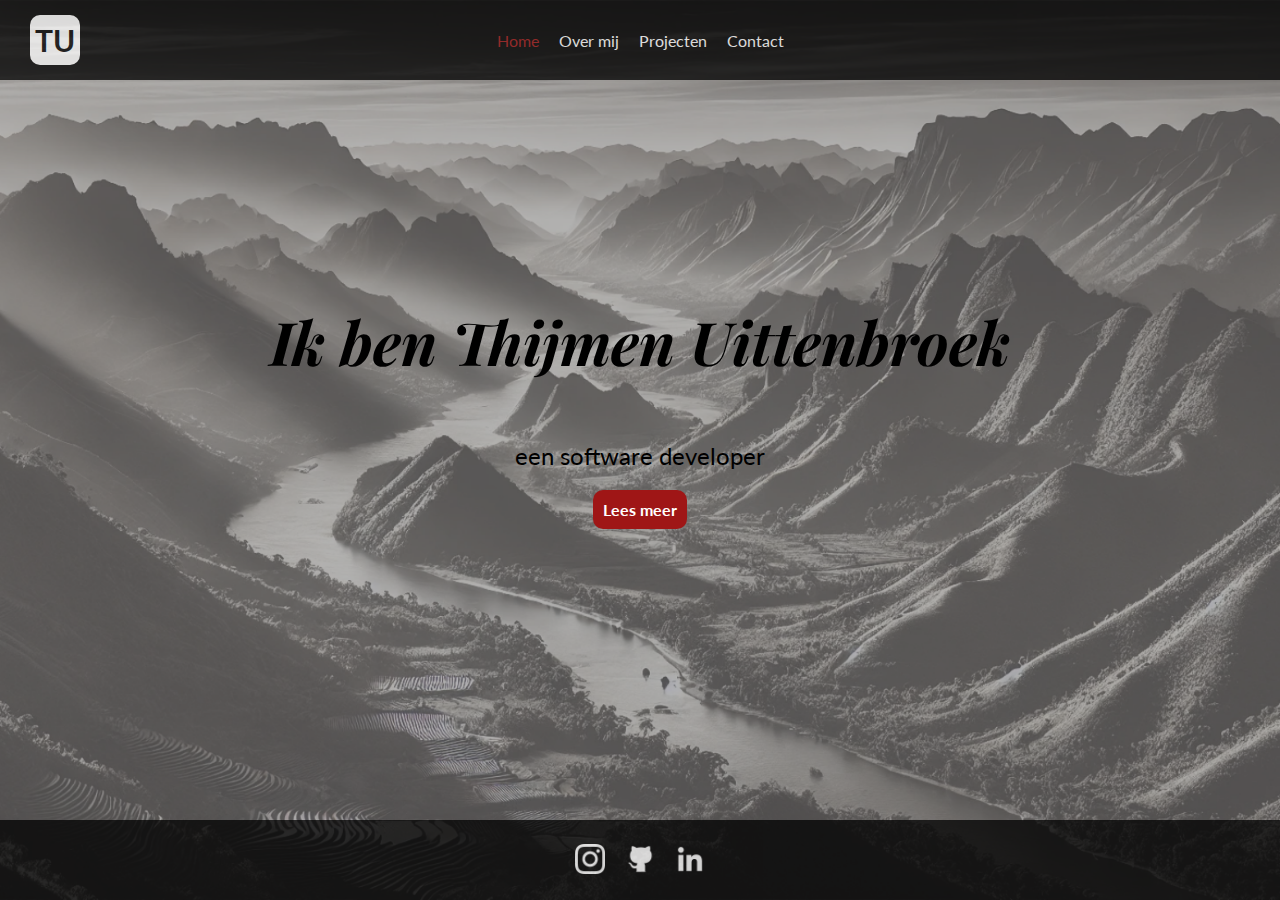
<file: index.html>
<!DOCTYPE html>
<html lang="en">

<head>
    <!-- Metadata and links to stylesheets and scripts -->
    <meta charset="UTF-8">
    <meta name="viewport" content="width=device-width, initial-scale=1.0">
    <title>Document</title>
    <link rel="stylesheet" href="style.css">
    <link rel="preconnect" href="https://fonts.googleapis.com">
    <link rel="preconnect" href="https://fonts.gstatic.com" crossorigin>
    <link href="https://fonts.googleapis.com/css2?family=Lato:ital,wght@1,300;1,400;1,700&display=swap"
        rel="stylesheet">
    <link href="https://fonts.googleapis.com/css2?family=Playfair+Display:ital,wght@0,400..900;1,400..900&display=swap"
        rel="stylesheet">
    <script src="script.js"></script>
</head>

<body>
    <!-- Header  -->
    <header>
        <!-- Logo  -->
        <div class="logodiv">
            <div class="logo">
                <a href="index.html">TU</a>
            </div>
        </div>
        <!-- Navigation  -->
        <div class="nav">
            <nav>
                <a href="index.html"><span class="rood">Home</span></a>
                <a href="over.html">Over mij</a>
                <a href="projecten.html">Projecten</a>
                <a href="contact.html">Contact</a>
            </nav>
        </div>
        <!-- Hidden div -->
        <div id="displaynone"></div>
        <!-- Hamburger menu icon -->
        <div class="hamburger-menu">
            <img class="hamburger" src="images/menu.png" alt="hamburger" onclick="myFunction()">
        </div>
    </header>

    <!-- Hamburger menu links -->
    <div id="myLinks" class="hamburger-nav">
        <a href="index.html"><span class="rood">Home</span></a>
        <a href="over.html">Over mij</a>
        <a href="projecten.html">Projecten</a>
        <a href="contact.html">Contact</a>
    </div>

    <!-- Main section -->
    <main class="index">
        <h1>Ik ben Thijmen Uittenbroek</h1>
        <h2>een software developer</h2>
        <a class="leesmeer" href="over.html">Lees meer</a>
    </main>

    <!-- Footer section -->
    <footer>
        <!-- Social media links -->
        <div class="socials">
            <a href="https://www.instagram.com/thijmen07.026" target="_blank">
                <img src="images/instagram.png" alt="instagram">
            </a>
            <a href="https://www.github.com/thijmen0712" target="_blank">
                <img src="images/github.png" alt="github">
            </a>
            <a href="https://www.linkedin.com/thijmenuittenbroek" target="_blank">
                <img src="images/linkedin.png" alt="linkedin">
            </a>
        </div>
    </footer>
</body>

</html>
</file>
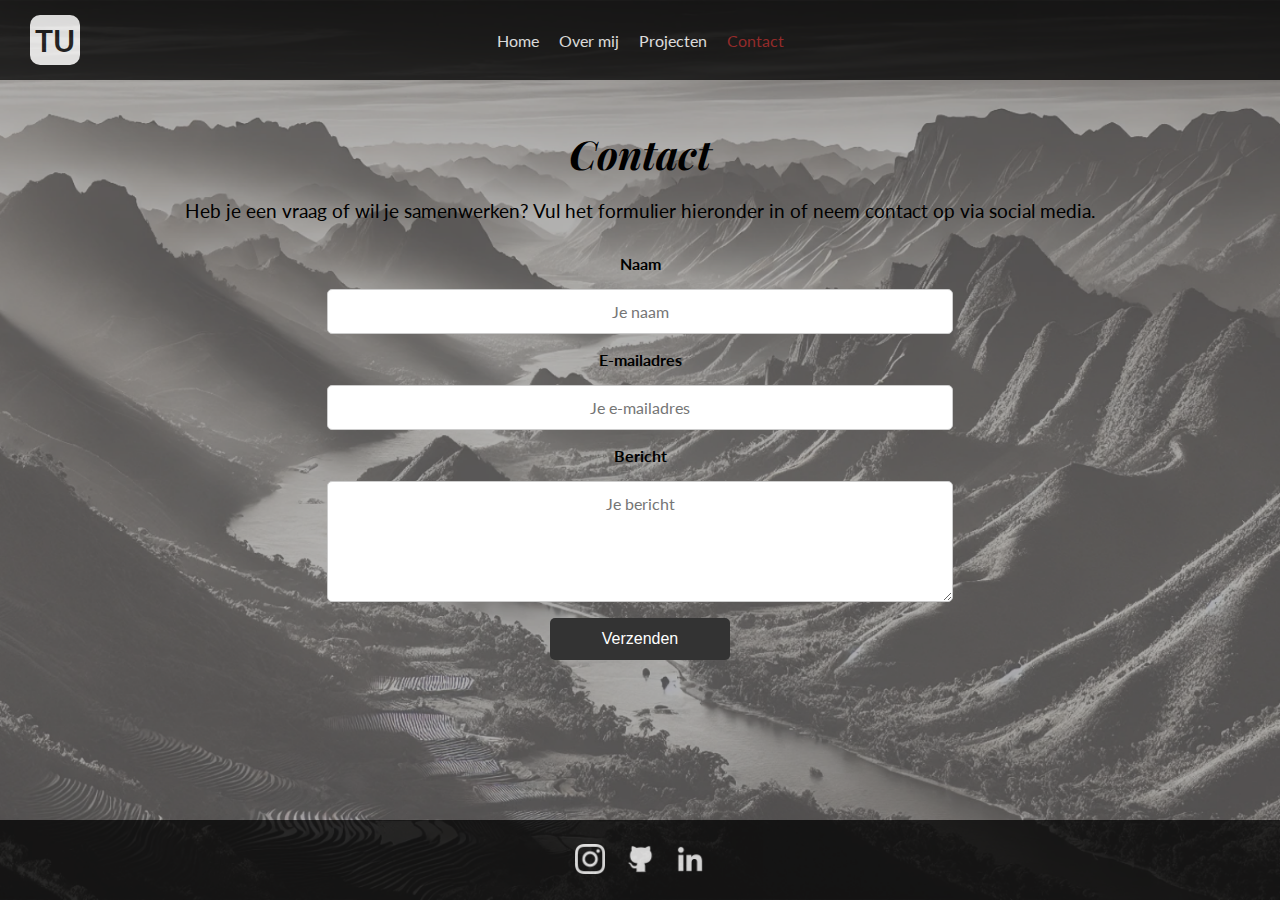
<file: contact.html>
<!DOCTYPE html>
<html lang="en">

<head>
    <meta charset="UTF-8">
    <meta name="viewport" content="width=device-width, initial-scale=1.0">
    <title>Contact</title>
    <link rel="stylesheet" href="style.css">
    <link rel="preconnect" href="https://fonts.googleapis.com">
    <link rel="preconnect" href="https://fonts.gstatic.com" crossorigin>
    <link href="https://fonts.googleapis.com/css2?family=Lato:ital,wght@1,300;1,400;1,700&display=swap"
        rel="stylesheet">
    <link rel="preconnect" href="https://fonts.googleapis.com">
    <link rel="preconnect" href="https://fonts.gstatic.com" crossorigin>
    <link
        href="https://fonts.googleapis.com/css2?family=Lato:ital,wght@1,300;1,400;1,700&family=Playfair+Display:ital,wght@0,400..900;1,400..900&display=swap"
        rel="stylesheet">
    <script src="script.js"></script>
</head>

<body>
    <!-- header toevoegen -->
    <header>
        <div class="logodiv">
            <div class="logo">
                <a href="index.html">TU</a>
            </div>
        </div>
        <div class="nav">
            <nav>
                <a href="index.html">Home</a>
                <a href="over.html">Over mij</a>
                <a href="projecten.html">Projecten</a>
                <a href="contact.html"><span class="rood">Contact</span></a>
            </nav>
        </div>
        <div id="displaynone"></div>
        <div class="hamburger-menu">
            <img class="hamburger" src="images/menu.png" alt="hamburger" onclick="myFunction()">
        </div>
    </header>

    <!-- hamburgermenu -->
    <div id="myLinks" class="hamburger-nav">
        <a href="index.html">Home</a>
        <a href="over.html">Over mij</a>
        <a href="projecten.html">Projecten</a>
        <a href="contact.html"><span class="rood">Contact</span></a>
    </div>

    <!-- start contact pagina -->
    <main class="contact">
        <h1>Contact</h1>
        <p>Heb je een vraag of wil je samenwerken? Vul het formulier hieronder in of neem contact op via social media.
        </p>

        <form action="https://formsubmit.co/thijmen.uittenbroek@gmail.com" method="POST" class="contact-form">
            <label for="name">Naam</label>
            <input type="text" id="name" name="name" placeholder="Je naam" required>

            <label for="email">E-mailadres</label>
            <input type="email" id="email" name="email" placeholder="Je e-mailadres" required>

            <label for="message">Bericht</label>
            <textarea id="message" name="message" placeholder="Je bericht" rows="5" required></textarea>

            <button type="submit" class="submit-button">Verzenden</button>
        </form>
    </main>
    <!-- einde contact pagina -->

    <!-- footer toevoegen -->
    <footer>
        <div class="socials">
            <a href="https://www.instagram.com/thijmen07.026" target="_blank">
                <img src="images/instagram.png" alt="instagram">
            </a>
            <a href="https://www.github.com/thijmen0712" target="_blank">
                <img src="images/github.png" alt="github">
            </a>
            <a href="https://www.linkedin.com/thijmen.uittenbroek" target="_blank">
                <img src="images/linkedin.png" alt="linkedin">
            </a>
        </div>
    </footer>
</body>

</html>
</file>
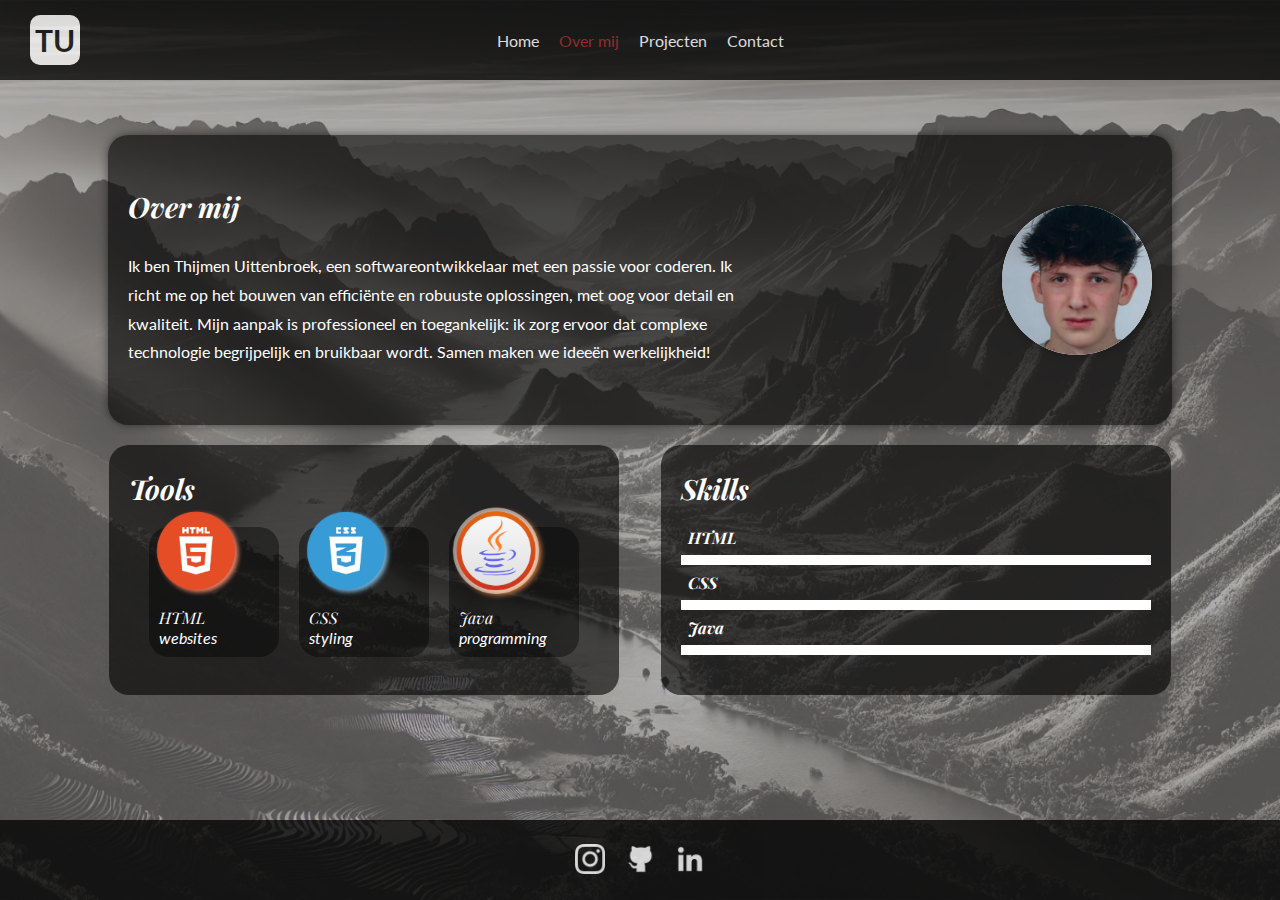
<file: over.html>
<!DOCTYPE html>
<html lang="en">

<head>
    <meta charset="UTF-8">
    <meta name="viewport" content="width=device-width, initial-scale=1.0">
    <title>Document</title>
    <link rel="stylesheet" href="style.css">
    <link rel="preconnect" href="https://fonts.googleapis.com">
    <!-- fonts toevoegen -->
    <link rel="preconnect" href="https://fonts.gstatic.com" crossorigin>
    <link href="https://fonts.googleapis.com/css2?family=Lato:ital,wght@1,300;1,400;1,700&display=swap"
        rel="stylesheet">
    <link rel="preconnect" href="https://fonts.googleapis.com">
    <link rel="preconnect" href="https://fonts.gstatic.com" crossorigin>
    <link
        href="https://fonts.googleapis.com/css2?family=Lato:ital,wght@1,300;1,400;1,700&family=Playfair+Display:ital,wght@0,400..900;1,400..900&display=swap"
        rel="stylesheet">
    <script src="script.js"></script>
</head>

<body>
    <!-- header toevoegen -->
    <header>
        <div class="logodiv">
            <div class="logo">
                <a href="index.html">TU</a>
            </div>
        </div>
        <div class="nav">
            <nav>
                <a href="index.html">Home</a>
                <a href="over.html"><span class="rood">Over mij</span></a>
                <a href="projecten.html">Projecten</a>
                <a href="contact.html">Contact</a>
            </nav>
        </div>
        <div id="displaynone"></div>
        <div class="hamburger-menu">
            <img class="hamburger" src="images/menu.png" alt="hamburger" onclick="myFunction()">
        </div>


    </header>
    <!-- hamburgermenu -->
    <div id="myLinks" class="hamburger-nav">
        <a href="index.html">Home</a>
        <a href="over.html"><span class="rood">Over mij</span></a>
        <a href="projecten.html">Projecten</a>
        <a href="contact.html">Contact</a>
    </div>
    <!-- start pagina -->
    <main class="over">
        <div class="boven">
            <div class="tekst">
                <h3>Over mij</h3>
                <p>Ik ben Thijmen Uittenbroek, een softwareontwikkelaar met een passie voor coderen.
                    Ik richt me op het bouwen van efficiënte en robuuste oplossingen, met oog voor detail en kwaliteit.
                    Mijn aanpak is professioneel en toegankelijk: ik zorg ervoor dat complexe technologie begrijpelijk
                    en bruikbaar wordt.
                    Samen maken we ideeën werkelijkheid!</p>
            </div>
            <div class="foto">
                <img src="images/pasfoto.png" alt="pasfoto">
            </div>
        </div>
        <div class="onder">
            <div class="links">
                <h3>Tools</h3>
                <div class="tools">
                    <div class="tool-frame">
                        <div><img class="frame-logo" src="images/html-logo.png" alt=""></div>
                        <div>HTML</div>
                        <div class="latofont">websites</div>
                    </div>
                    <div class="tool-frame">
                        <div><img class="frame-logo" src="images/css-logo.png" alt=""></div>
                        <div>CSS</div>
                        <div class="latofont">styling</div>
                    </div>
                    <div class="tool-frame">
                        <div><img class="frame-logo" src="images/java-logo.png" alt=""></div>
                        <div>Java</div>
                        <div class="latofont">programming</div>
                    </div>
                </div>
            </div>
            <div class="rechts">
                <h3>Skills</h3>
                <h4>HTML</h4>
                <div class="procentbar">
                    <div class="skills-links-html"></div>
                    <div class="skills-rechts-html"></div>
                </div>
                <h4>CSS</h4>
                <div class="procentbar">
                    <div class="skills-links-css"></div>
                    <div class="skills-rechts-css"></div>
                </div>
                <h4>Java</h4>
                <div class="procentbar">
                    <div class="skills-links-java"></div>
                    <div class="skills-rechts-java"></div>
                </div>
            </div>
        </div>
    </main>
    <!-- einde pagina -->
    <!-- footer toevoegen -->
    <footer>
        <div class="socials">
            <a href="https://www.instagram.com/thijmen07.026" target="_blank">
                <img src="images/instagram.png" alt="instagram">
            </a>
            <a href="https://www.github.com/thijmen0712" target="_blank">
                <img src="images/github.png" alt="github">
            </a>
            <a href="https://www.linkedin.com/thijmen.uittenbroek" target="_blank">
                <img src="images/linkedin.png" alt="linkedin">
            </a>
        </div>
    </footer>
</body>

</html>
</file>
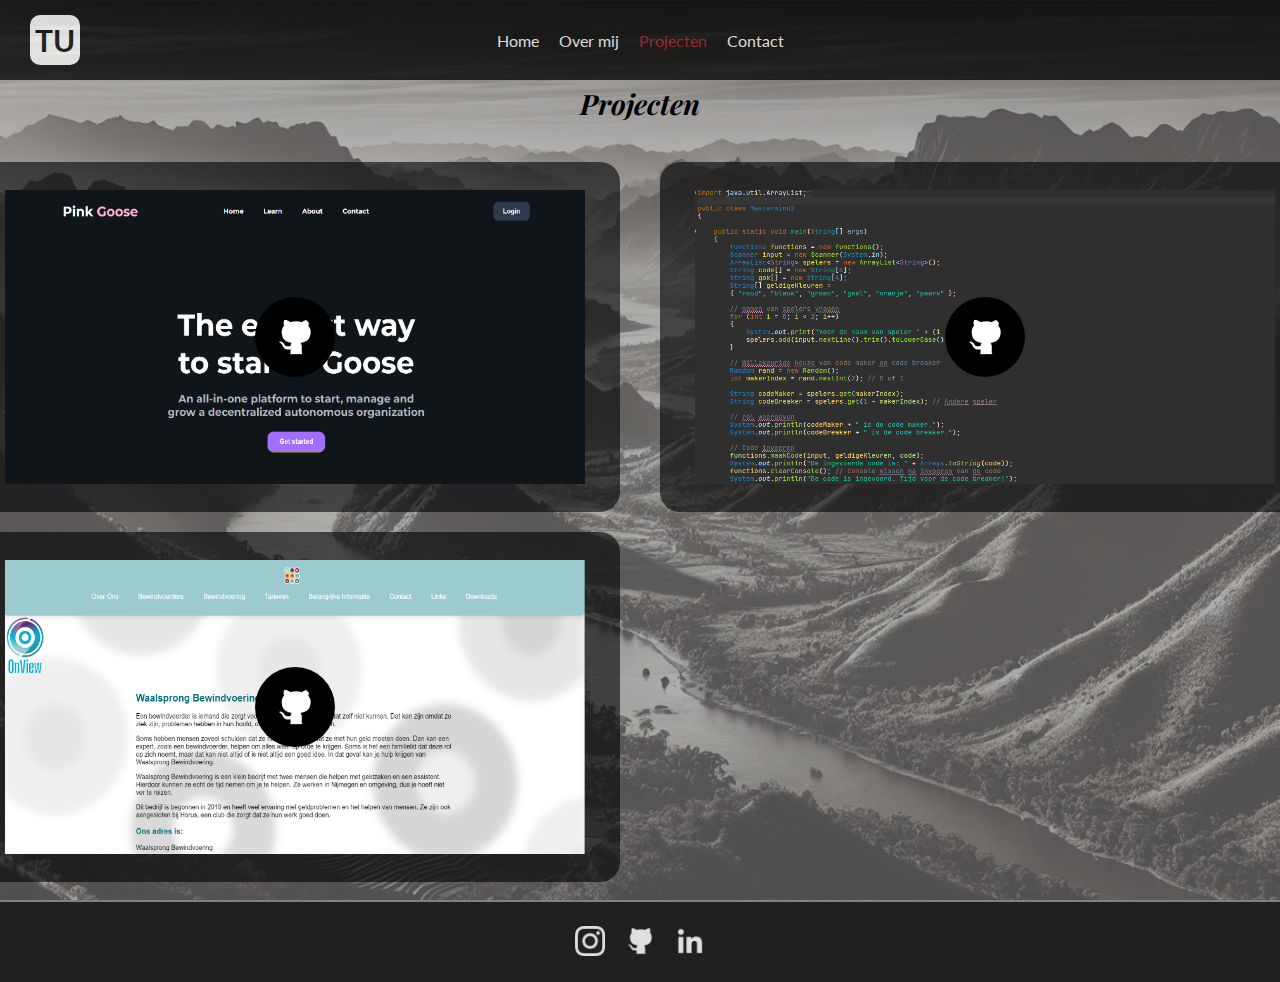
<file: projecten.html>
<!DOCTYPE html>
<html lang="en">

<head>
    <meta charset="UTF-8">
    <meta name="viewport" content="width=device-width, initial-scale=1.0">
    <title>Document</title>
    <link rel="stylesheet" href="style.css">
    <link rel="preconnect" href="https://fonts.googleapis.com">
    <!-- fonts toevoegen -->
    <link rel="preconnect" href="https://fonts.gstatic.com" crossorigin>
    <link href="https://fonts.googleapis.com/css2?family=Lato:ital,wght@1,300;1,400;1,700&display=swap"
        rel="stylesheet">
    <link rel="preconnect" href="https://fonts.googleapis.com">
    <link rel="preconnect" href="https://fonts.gstatic.com" crossorigin>
    <link
        href="https://fonts.googleapis.com/css2?family=Lato:ital,wght@1,300;1,400;1,700&family=Playfair+Display:ital,wght@0,400..900;1,400..900&display=swap"
        rel="stylesheet">
    <script src="script.js"></script>
</head>

<body>
    <!-- header toevoegen -->
    <header>
        <div class="logodiv">
            <div class="logo">
                <a href="index.html">TU</a>
            </div>
        </div>
        <div class="nav">
            <nav>
                <a href="index.html">Home</a>
                <a href="over.html">Over mij</a>
                <a href="projecten.html"><span class="rood">Projecten</span></a>
                <a href="contact.html">Contact</a>
            </nav>
        </div>
        <div id="displaynone"></div>
        <div class="hamburger-menu">
            <img class="hamburger" src="images/menu.png" alt="hamburger" onclick="myFunction()">
        </div>


    </header>
    <!-- hamburgermenu -->
    <div id="myLinks" class="hamburger-nav">
        <a href="index.html">Home</a>
        <a href="over.html">Over mij</a>
        <a href="projecten.html"><span class="rood">Projecten</span></a>
        <a href="contact.html">Contact</a>
    </div>
    <!-- start pagina -->
    <main class="projecten">
        <h3 class="projectsheader">Projecten</h3>
        <div class="projects">
            <div class="project-boven">
                <div class="project-frame">
                    <img class="project-img" src="images/pinkgoose.png" alt="pink goose site">
                    <a href="https://github.com/thijmen0712/pinkgoose" target="_blank">
                        <img class="github-logo" src="images/github.png" alt="github-logo">
                    </a>
                </div>
                <div class="project-frame">
                    <img class="project-img" src="images/waalsprong.png" alt="waalsprong site">
                    <a href="https://github.com/thijmen0712/waalsprong" target="_blank">
                        <img class="github-logo" src="images/github.png" alt="github-logo">
                    </a>
                </div>
            </div>
            <div class="project-onder">
                <div class="project-frame">
                    <img class="project-img" src="images/mastermind.png" alt="mastermind script">
                    <a href="https://github.com/thijmen0712/mastermind" target="_blank">
                        <img class="github-logo" src="images/github.png" alt="github-logo">
                    </a>
                </div>
            </div>
        </div>
    </main>
    <!-- einde pagina -->
    <!-- footer toevoegen -->
    <footer>
        <div class="socials">
            <a href="https://www.instagram.com/thijmen07.026" target="_blank">
                <img src="images/instagram.png" alt="instagram">
            </a>
            <a href="https://www.github.com/thijmen0712" target="_blank">
                <img src="images/github.png" alt="github">
            </a>
            <a href="https://www.linkedin.com/thijmen.uittenbroek" target="_blank">
                <img src="images/linkedin.png" alt="linkedin">
            </a>
        </div>
    </footer>
</body>

</html>
</file>
<file: style.css>
/* Algemene stijlen */
html {
    height: 100%;
}

body {
    margin: 0;
    font-family: "Lato", serif;
    background-image: url('images/bergen.png');
    background-repeat: no-repeat;
    background-position: center;
    background-attachment: fixed;
    background-size: cover;
    background-color: grey;
}

body {
    display: flex;
    flex-direction: column;
    height: 100%;
}

header,
footer {
    display: flex;
    justify-content: space-between;
    align-items: center;
    background-color: black;
    opacity: 0.75;
    min-height: 80px;
    width: 100%;
}

footer {
    margin-top: auto;
    display: flex;
    justify-content: center;
    align-items: center;
}

header div,
#displaynone {
    display: flex;
    align-items: center;
    justify-content: center;
    width: 300px;
    height: 50px;
}


.leesmeer {
    color: white;
    text-decoration: none;
    font-size: 16px;
    font-weight: bold;
    padding: 10px;
    border-radius: 10px;
    background-color: #9F1616;
}
.leesmeer:hover {
    background-color: #6F1010;
    transform: translateY(-5px);
}
nav {
    display: flex;
    justify-content: center;
    align-items: center;
    gap: 20px;
}

nav a {
    color: white;
    text-decoration: none;
}

.logodiv {
    display: flex;
    justify-content: flex-start;
    padding-left: 30px;
    box-sizing: border-box;
}

.logo {
    background-color: white;
    font-weight: bold;
    font-size: 30px;
    color: black;
    width: 50px;
    height: 50px;
    border-radius: 10px;
}
.logo a, .logo a:visited {
    text-decoration: none;
    color: black;
}

.index,
.over {
    height: 70%;
    display: flex;
    flex-direction: column;
    justify-content: center;
    align-items: center;
}

h1 {
    font-family: "Playfair Display", serif;
    font-style: italic;
    font-size: 60px;
}

h2 {
    font-weight: 400;
}

.socials {
    display: flex;
    gap: 20px;
}

.socials img {
    height: 30px;
    width: 30px;
}

/* Over pagina stijlen */
.over {
    display: flex;
    flex-direction: column;
    align-items: center;
    gap: 20px;
    margin: 20px 0;
}

.over .boven {
    display: flex;
    justify-content: space-between;
    align-items: center;
    background-color: rgba(0, 0, 0, 0.6);
    border-radius: 20px;
    padding: 20px;
    width: 80%;
    height: 250px;
    color: white;
    box-shadow: 0 0 10px rgba(0, 0, 0, 0.5);
}

.over .boven .tekst {
    width: 60%;
    font-size: 16px;
    line-height: 1.8;
}

h3 {
    font-family: "Playfair Display", serif;
    font-size: 28px;
    font-style: italic;
    margin-bottom: 20px;
    margin-top: 5px;
    color: white;
}

.over .boven .foto {
    width: 150px;
    height: 150px;
    border-radius: 50%;
    background-color: #fff;
    display: flex;
    justify-content: center;
    align-items: center;
    font-size: 14px;
    color: black;
    box-shadow: 0 0 10px rgba(0, 0, 0, 0.3);
    overflow: hidden;
}

.over .boven .foto img {
    width: 100%;
    height: 100%;
    object-fit: cover;
}


.over .onder {
    display: flex;
    justify-content: space-between;
    width: 83%;
    height: 250px;
    gap: 10px;
}

.over .onder .links,
.over .onder .rechts {
    width: 48%;
    background-color: rgba(0, 0, 0, 0.6);
    border-radius: 20px;
    height: 100%;
    padding: 20px;
    box-sizing: border-box;
}

.onder .links .tool-frame {
    width: 130px;
    height: 130px;
    background-color: rgba(0, 0, 0, 0.4);
    display: flex;
    flex-direction: column;
    justify-content: flex-end;
    padding: 10px;
    box-sizing: border-box;
    color: white;
    border-radius: 20px;
}

.tools {
    display: flex;
    justify-content: space-evenly;
    align-items: center;
    font-family: "Playfair Display", serif;
    font-style: italic;
}

.frame-logo {
    width: 100px;
    height: 100px;
    margin-left: -10px;
}

h4 {
    margin: 7px;
    color: white;
    font-family: "Playfair Display", serif;
    font-style: italic;
}

.procentbar {
    width: 100%;
    height: 10px;
    background-color: white;
}

.skills-links-html {
    width: 0%;
    height: 100%;
    background-color: #9F1616;
    animation: growWidthHtml 0.5s ease-in-out forwards;
}

.skills-links-css {
    width: 0%;
    height: 100%;
    background-color: #9F1616;
    animation: growWidthCss 0.5s ease-in-out forwards;
}

.skills-links-java {
    width: 0%;
    height: 100%;
    background-color: #9F1616;
    animation: growWidthJava 0.5s ease-in-out forwards;
}


.latofont {
    font-family: "Lato", serif;
}


@keyframes growWidthHtml {
    from {
        width: 0%;
    }

    to {
        width: 85%;
    }
}

@keyframes growWidthCss {
    from {
        width: 0%;
    }

    to {
        width: 65%;
    }
}

@keyframes growWidthJava {
    from {
        width: 0%;
    }

    to {
        width: 45%;
    }
}

.projects {
    display: flex;
    justify-content: center;
}

.projecten-boven {
    display: flex;
}

.project-frame {
    display: flex;
    justify-content: center;
    align-items: center;
    padding: 20px;
    background-color: rgba(0, 0, 0, 0.6);
    box-sizing: border-box;
    width: 650px;
    height: 350px;
    border-radius: 20px;
    margin: 20px;
    position: relative; /* Add this line */
}

.project-img {
    width: 95%;
    height: 95%;
}

.github-logo {
    width: 40px;
    height: 40px;
    position: absolute;
    background-color: black;
    border-radius: 40px;
    padding: 20px;
    top: 50%;
    left: 50%;
    transform: translate(-50%, -50%);
    z-index: 1;
}

.rood {
    color: #9F1616;
}

.projectsheader {
    text-align: center;
    color: black;
}

.hamburger,
.hamburger-menu,
.hamburger-nav {
    display: none;
}


.contact {
    padding: 20px;
    font-family: 'Lato', sans-serif;
    color: #000000;
    text-align: center;
}

.contact h1 {
    font-family: 'Playfair Display', serif;
    font-size: 40px;
    margin-bottom: 16px;
}

.contact p {
    font-size: 19px;
    margin-bottom: 32px;
}

.contact-form {
    max-width: 600px;
    margin: 0 auto;
    display: flex;
    flex-direction: column;
    align-items: center;
    gap: 16px;
}

.contact-form label {
    font-weight: bold;
    text-align: center;
}

.contact-form input,
.contact-form textarea {
    width: 100%;
    padding: 12px;
    border: 1px solid #ccc;
    border-radius: 5px;
    font-size: 16px;
    font-family: 'Lato', sans-serif;
    text-align: center;
}

.contact-form .submit-button {
    background-color: #333;
    color: #fff;
    padding: 12px;
    border: none;
    border-radius: 5px;
    font-size: 16px;
    width: 30%;
    cursor: pointer;
}

.contact-form .submit-button:hover {
    background-color: #9F1616;
    opacity: 0.75;
}


/* effecten */
/* Toevoegen van leuke effecten */

nav a:hover {
    color: #9F1616;
    text-decoration: underline;
    transition: color 0.3s ease, text-decoration 0.3s ease;
}



.contact-form .submit-button:hover {
    background-color: #6F1010;
    opacity: 1;
    transition: background-color 0.3s ease, opacity 0.3s ease;
}

.contact-form .submit-button:focus {
    outline: 2px solid #9F1616;
}

.socials img:hover {
    transform: scale(1.2);
    transition: transform 0.3s ease;
}

.project-frame:hover {
    transform: translateY(-10px);
    box-shadow: 0 10px 20px rgba(0, 0, 0, 0.6);
    transition: transform 0.3s ease, box-shadow 0.3s ease;
}

.tool-frame:hover {
    background-color: rgba(255, 255, 255, 0.1);
    transform: scale(1.05);
    transition: background-color 0.3s ease, transform 0.3s ease;
}

.over .boven .foto:hover {
    box-shadow: 0 0 15px rgba(255, 255, 255, 0.8);
    transition: box-shadow 0.3s ease;
}



* {
    transition: all 0.3s ease;
}


/* responsive */

@media only screen and (max-width: 900px) {
    nav {
        display: none;
    }


    .nav,
    #displaynone {
        display: none;
    }

    .hamburger-nav {
        display: none;
        flex-direction: column;
        text-align: center;
        padding-bottom: 20px;
        background-color: black;
        opacity: 0.75;
        width: auto;
        border-radius: 0px 0px 20px 20px;
    }

    .hamburger-nav.show {
        display: flex;
    }

    header div {
        height: auto;
        width: auto;
    }

    .hamburger-nav a {
        margin: 10px;
        text-decoration: none;
        color: white;
    }

    .hamburger-menu {
        display: flex;
        justify-content: center;
        align-items: center;
    }

    .hamburger {
        height: 50px;
        width: 50px;
        right: 20px;
        cursor: pointer;
        margin-right: 30px;
        display: block;
    }



    h1 {
        text-align: center;
        padding: 20px;
        margin: 0;
    }

    .over {
        margin-top: 100px;
        margin-bottom: 330px;
    }

    .over .boven {
        display: inline;
        height: 550px;
    }



    .over .boven .tekst {
        width: 100%;
        font-size: 16px;
        line-height: 1.8;
    }

    .over .onder {
        flex-direction: column;
    }

    .over .onder .links,
    .over .onder .rechts {
        width: 100%;
        padding: 20px;
    }

    .onder .links .tool-frame {
        width: 30%;
        height: 130px;
    }

    .frame-logo {
        width: 70px;
        height: 70px;
    }


    .projects {
        display: inline;
    }

    .project-frame {
        width: 90%;
        height: 250px;
    }
    .contact {
        padding: 15px;
        text-align: left;
    }

    .contact h1 {
        font-size: 30px;
        margin-bottom: 12px;
    }

    .contact p {
        font-size: 16px;
        margin-bottom: 24px;
        text-align: center;
    }

    .contact-form {
        max-width: 90%;
        margin: 0 10px;
    }

    .contact-form input,
    .contact-form textarea {
        font-size: 14px;
        padding: 10px;
    }

    .contact-form .submit-button {
        width: auto;
        font-size: 14px;
        padding: 12px;
    }

}
</file>
